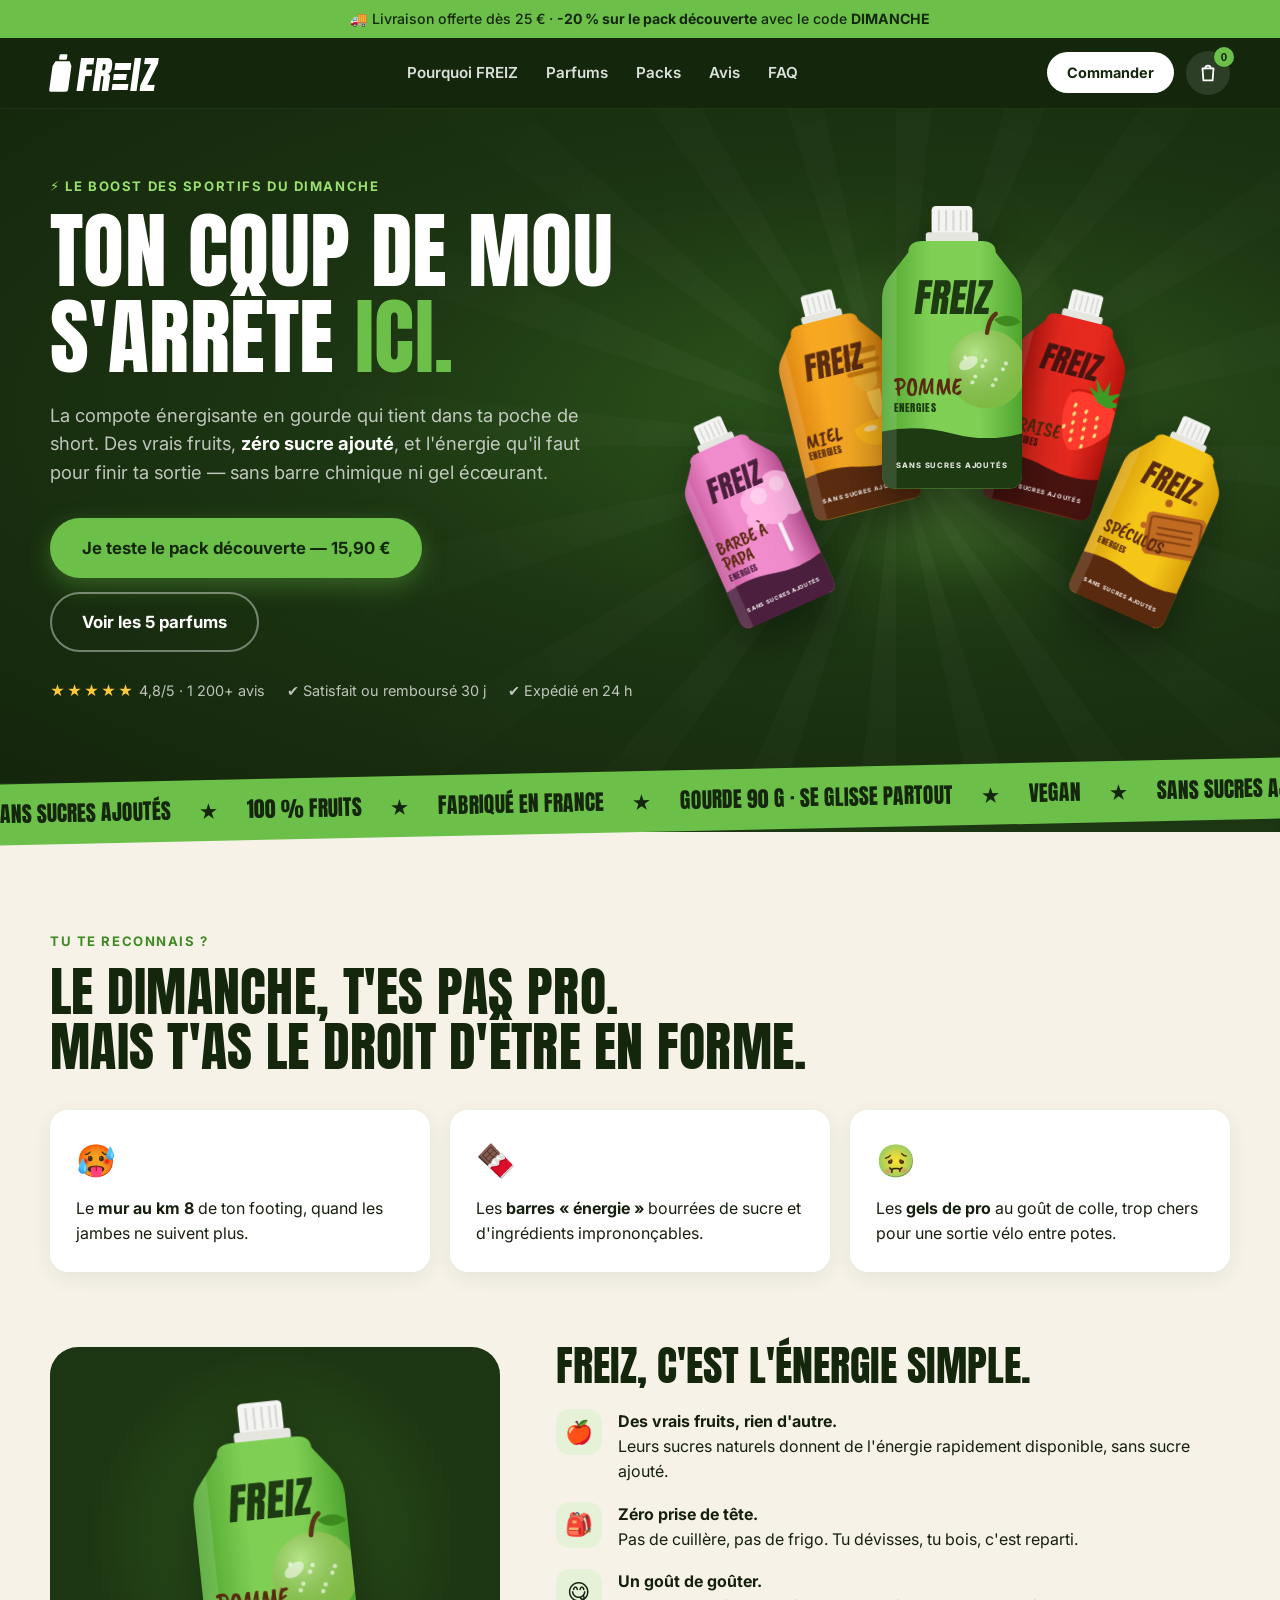
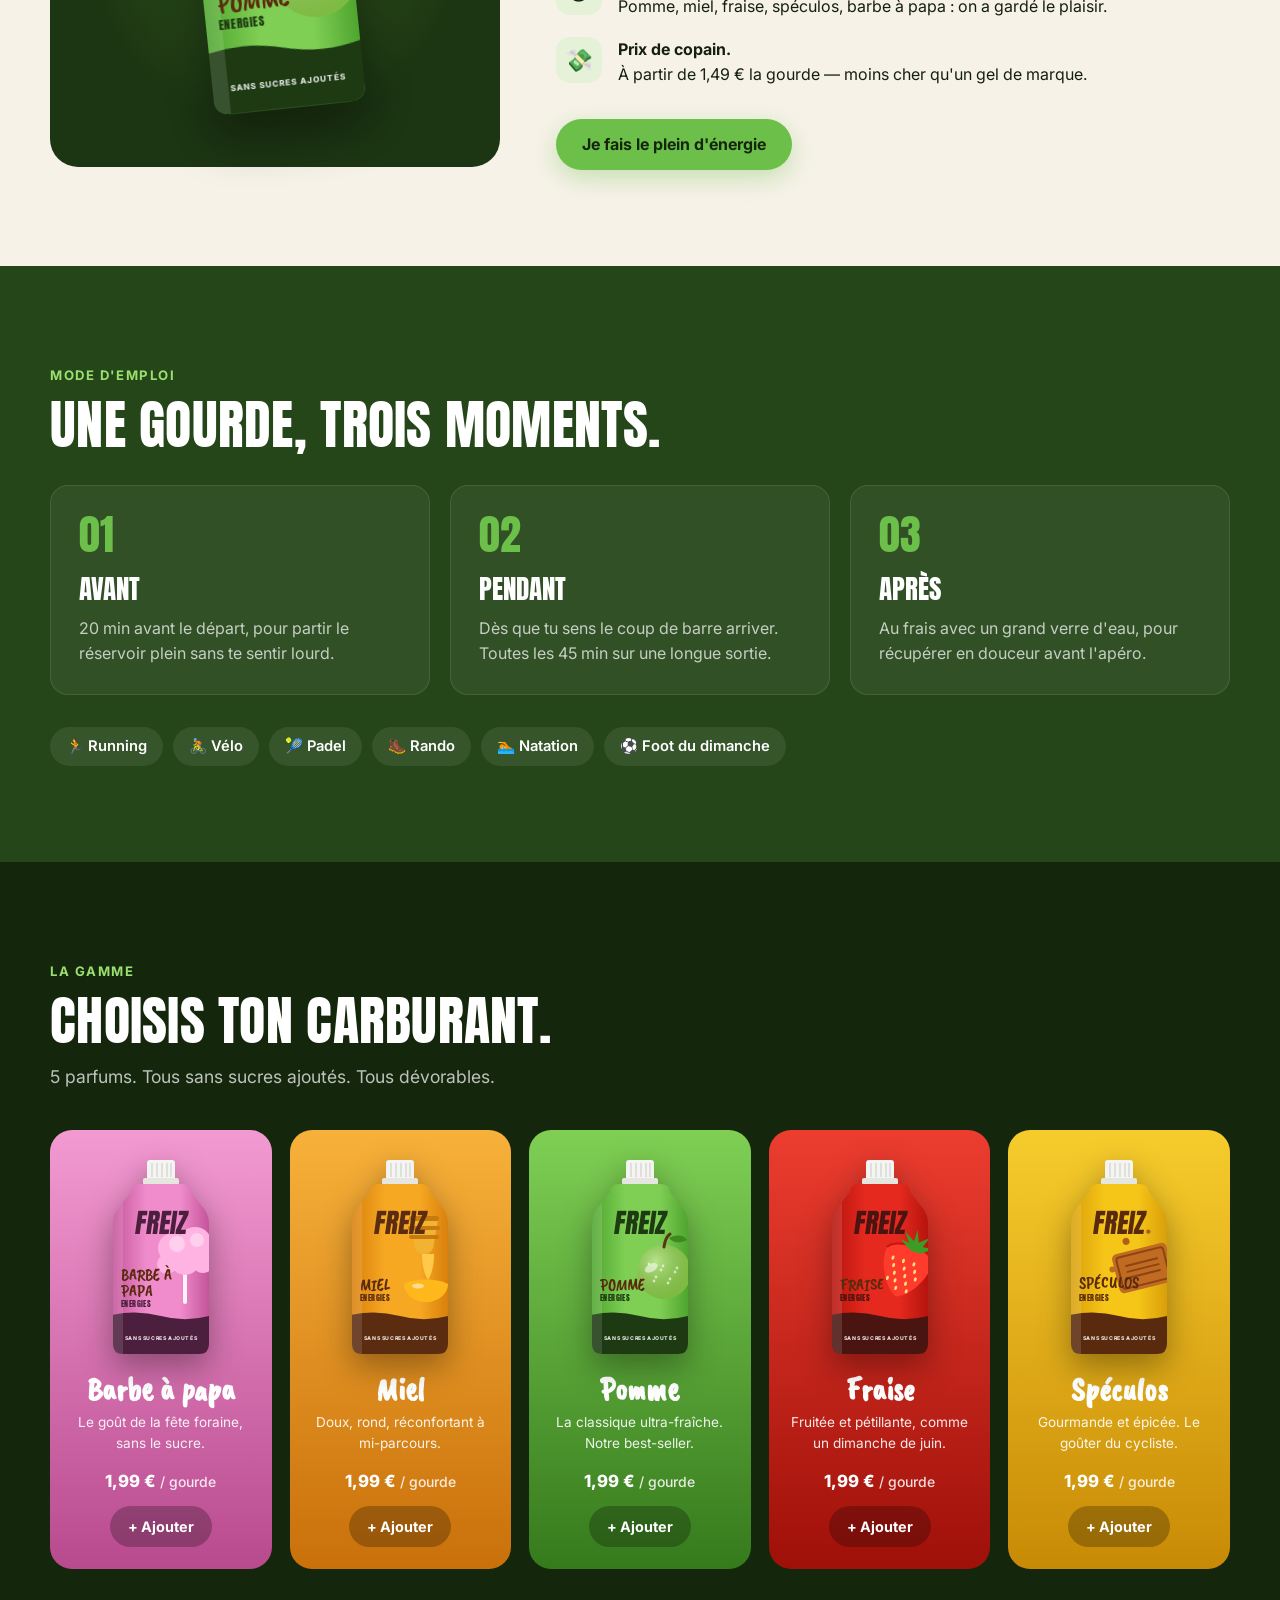
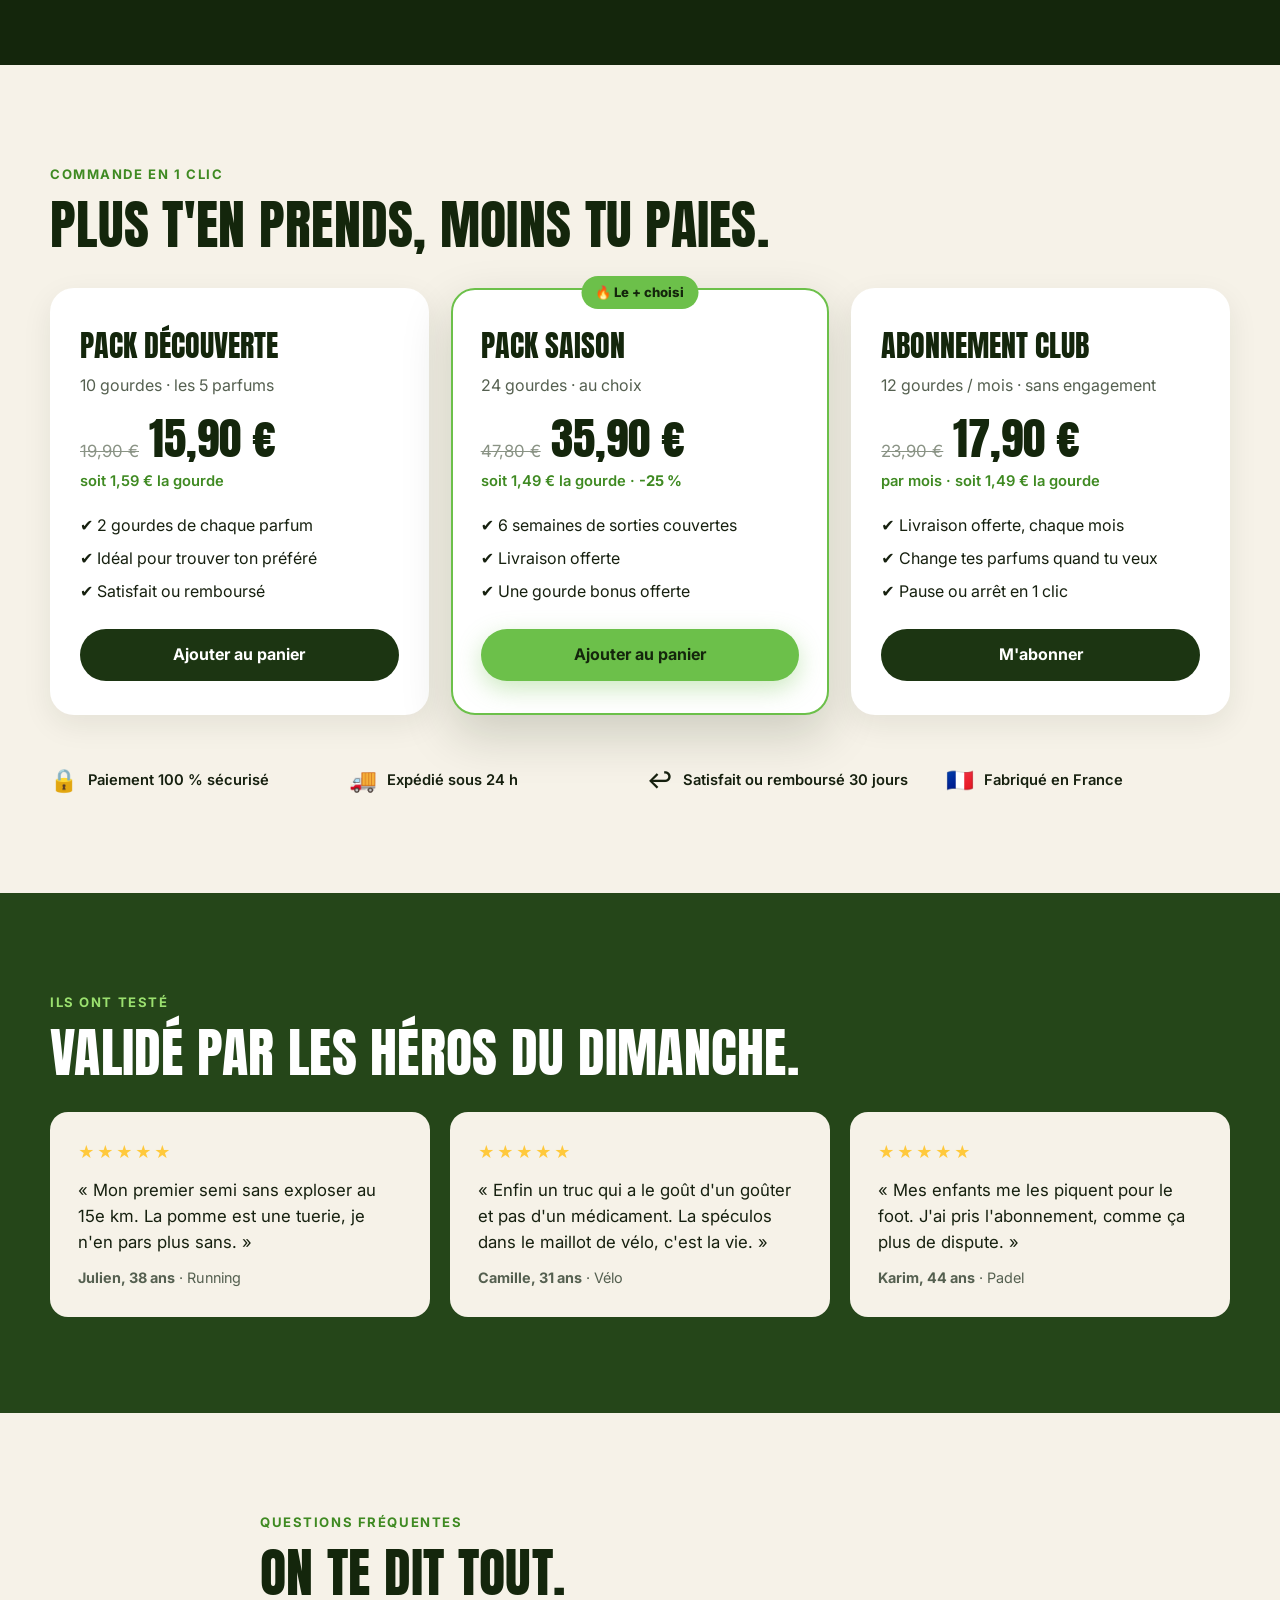
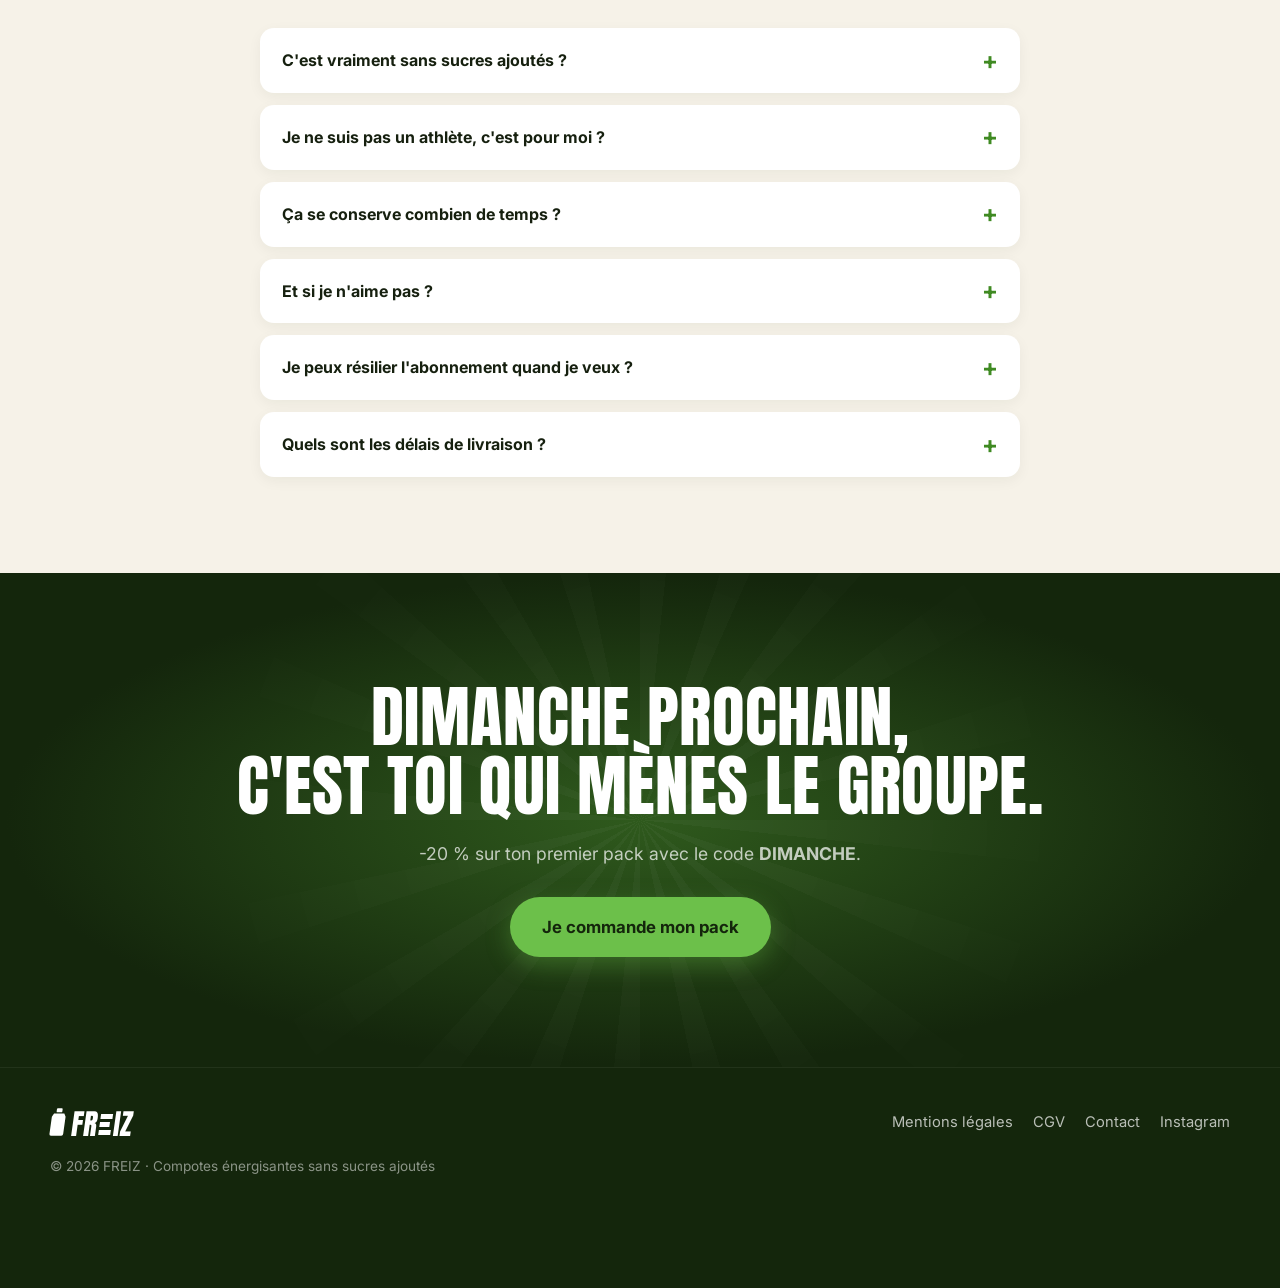
<file: index.html>
<!doctype html>
<html lang="fr">
<head>
  <meta charset="utf-8">
  <meta name="viewport" content="width=device-width, initial-scale=1">
  <title>FREIZ — Compotes énergisantes sans sucres ajoutés</title>
  <meta name="description" content="FREIZ, la compote énergisante en gourde pour ton sport du week-end. Sans sucres ajoutés, 5 parfums, prête en 3 secondes. Pack découverte -20 %.">
  <meta name="theme-color" content="#1c3512">
  <link rel="preconnect" href="https://fonts.googleapis.com">
  <link rel="preconnect" href="https://fonts.gstatic.com" crossorigin>
  <link href="https://fonts.googleapis.com/css2?family=Anton&family=Caveat+Brush&family=Inter:wght@400;500;600;700;800&display=swap" rel="stylesheet">
  <link rel="stylesheet" href="styles.css">
</head>
<body>

  <!-- Bandeau promo -->
  <div class="promo-bar">
    🚚 Livraison offerte dès 25 € · <strong>-20 % sur le pack découverte</strong> avec le code <strong>DIMANCHE</strong>
  </div>

  <!-- Header -->
  <header class="header" id="top">
    <div class="container header__inner">
      <a href="#top" class="logo" aria-label="FREIZ — accueil">
        <svg class="logo__bottle" viewBox="0 0 28 48" aria-hidden="true"><rect x="9" y="0" width="10" height="7" rx="1.5"/><path d="M5 9h18l3 6v30a3 3 0 0 1-3 3H5a3 3 0 0 1-3-3V15z"/></svg>
        <span class="logo__word">FR<span class="logo__e" aria-hidden="true"><i></i><i></i><i></i></span><span class="sr-only">E</span>IZ</span>
      </a>
      <nav class="nav" aria-label="Navigation principale">
        <a href="#pourquoi">Pourquoi FREIZ</a>
        <a href="#parfums">Parfums</a>
        <a href="#packs">Packs</a>
        <a href="#avis">Avis</a>
        <a href="#faq">FAQ</a>
      </nav>
      <div class="header__actions">
        <a href="#packs" class="btn btn--small btn--light hide-sm">Commander</a>
        <button class="cart-btn" id="cartOpen" aria-label="Ouvrir le panier">
          <svg viewBox="0 0 24 24" width="22" height="22" fill="none" stroke="currentColor" stroke-width="2" stroke-linecap="round" stroke-linejoin="round"><path d="M6 7h12l-1 13H7L6 7z"/><path d="M9 7a3 3 0 0 1 6 0"/></svg>
          <span class="cart-btn__count" id="cartCount">0</span>
        </button>
      </div>
    </div>
  </header>

  <main>
    <!-- HERO -->
    <section class="hero">
      <div class="hero__rays" aria-hidden="true"></div>
      <div class="container hero__inner">
        <div class="hero__copy">
          <p class="eyebrow">⚡ Le boost des sportifs du dimanche</p>
          <h1 class="hero__title">Ton coup de mou<br>s'arrête <span class="hl">ici.</span></h1>
          <p class="hero__lead">
            La compote énergisante en gourde qui tient dans ta poche de short.
            Des vrais fruits, <strong>zéro sucre ajouté</strong>, et l'énergie qu'il faut pour finir ta sortie
            — sans barre chimique ni gel écœurant.
          </p>
          <div class="hero__ctas">
            <a href="#packs" class="btn btn--primary btn--lg">Je teste le pack découverte — 15,90 €</a>
            <a href="#parfums" class="btn btn--ghost btn--lg">Voir les 5 parfums</a>
          </div>
          <ul class="hero__trust">
            <li><span class="stars">★★★★★</span> 4,8/5 · 1 200+ avis</li>
            <li>✔ Satisfait ou remboursé 30 j</li>
            <li>✔ Expédié en 24 h</li>
          </ul>
        </div>
        <div class="hero__visual" aria-hidden="true">
          <div class="hero__halo"></div>
          <div class="pouch-fan" id="heroFan"></div>
        </div>
      </div>
    </section>

    <!-- Bande arguments -->
    <section class="ticker" aria-label="Points forts">
      <div class="ticker__track">
        <span>Sans sucres ajoutés</span><span>★</span>
        <span>100 % fruits</span><span>★</span>
        <span>Fabriqué en France</span><span>★</span>
        <span>Gourde 90 g · se glisse partout</span><span>★</span>
        <span>Vegan</span><span>★</span>
        <span>Sans sucres ajoutés</span><span>★</span>
        <span>100 % fruits</span><span>★</span>
        <span>Fabriqué en France</span><span>★</span>
        <span>Gourde 90 g · se glisse partout</span><span>★</span>
        <span>Vegan</span><span>★</span>
      </div>
    </section>

    <!-- PROBLÈME / SOLUTION -->
    <section class="section section--cream" id="pourquoi">
      <div class="container">
        <p class="eyebrow eyebrow--dark">Tu te reconnais ?</p>
        <h2 class="section__title section__title--dark">Le dimanche, t'es pas pro.<br>Mais t'as le droit d'être en forme.</h2>
        <div class="pain-grid">
          <div class="pain">
            <span class="pain__emoji">🥵</span>
            <p>Le <strong>mur au km 8</strong> de ton footing, quand les jambes ne suivent plus.</p>
          </div>
          <div class="pain">
            <span class="pain__emoji">🍫</span>
            <p>Les <strong>barres « énergie »</strong> bourrées de sucre et d'ingrédients imprononçables.</p>
          </div>
          <div class="pain">
            <span class="pain__emoji">🤢</span>
            <p>Les <strong>gels de pro</strong> au goût de colle, trop chers pour une sortie vélo entre potes.</p>
          </div>
        </div>

        <div class="solution">
          <div class="solution__visual" id="solutionPouch" aria-hidden="true"></div>
          <div class="solution__copy">
            <h3 class="solution__title">FREIZ, c'est l'énergie simple.</h3>
            <ul class="benefits">
              <li>
                <span class="benefits__icon">🍎</span>
                <div><strong>Des vrais fruits, rien d'autre.</strong><br>Leurs sucres naturels donnent de l'énergie rapidement disponible, sans sucre ajouté.</div>
              </li>
              <li>
                <span class="benefits__icon">🎒</span>
                <div><strong>Zéro prise de tête.</strong><br>Pas de cuillère, pas de frigo. Tu dévisses, tu bois, c'est reparti.</div>
              </li>
              <li>
                <span class="benefits__icon">😋</span>
                <div><strong>Un goût de goûter.</strong><br>Pomme, miel, fraise, spéculos, barbe à papa : on a gardé le plaisir.</div>
              </li>
              <li>
                <span class="benefits__icon">💸</span>
                <div><strong>Prix de copain.</strong><br>À partir de 1,49 € la gourde — moins cher qu'un gel de marque.</div>
              </li>
            </ul>
            <a href="#packs" class="btn btn--primary">Je fais le plein d'énergie</a>
          </div>
        </div>
      </div>
    </section>

    <!-- MODE D'EMPLOI -->
    <section class="section section--green">
      <div class="container">
        <p class="eyebrow">Mode d'emploi</p>
        <h2 class="section__title">Une gourde, trois moments.</h2>
        <div class="steps">
          <div class="step">
            <span class="step__num">01</span>
            <h3>Avant</h3>
            <p>20 min avant le départ, pour partir le réservoir plein sans te sentir lourd.</p>
          </div>
          <div class="step">
            <span class="step__num">02</span>
            <h3>Pendant</h3>
            <p>Dès que tu sens le coup de barre arriver. Toutes les 45 min sur une longue sortie.</p>
          </div>
          <div class="step">
            <span class="step__num">03</span>
            <h3>Après</h3>
            <p>Au frais avec un grand verre d'eau, pour récupérer en douceur avant l'apéro.</p>
          </div>
        </div>
        <div class="sports">
          <span>🏃 Running</span><span>🚴 Vélo</span><span>🎾 Padel</span><span>🥾 Rando</span><span>🏊 Natation</span><span>⚽ Foot du dimanche</span>
        </div>
      </div>
    </section>

    <!-- PARFUMS -->
    <section class="section section--dark" id="parfums">
      <div class="container">
        <p class="eyebrow">La gamme</p>
        <h2 class="section__title">Choisis ton carburant.</h2>
        <p class="section__lead">5 parfums. Tous sans sucres ajoutés. Tous dévorables.</p>
        <div class="flavors" id="flavors"></div>
      </div>
    </section>

    <!-- PACKS -->
    <section class="section section--cream" id="packs">
      <div class="container">
        <p class="eyebrow eyebrow--dark">Commande en 1 clic</p>
        <h2 class="section__title section__title--dark">Plus t'en prends, moins tu paies.</h2>
        <div class="packs">
          <article class="pack">
            <h3 class="pack__name">Pack Découverte</h3>
            <p class="pack__desc">10 gourdes · les 5 parfums</p>
            <div class="pack__price"><span class="pack__old">19,90 €</span> <span class="pack__now">15,90 €</span></div>
            <p class="pack__unit">soit 1,59 € la gourde</p>
            <ul class="pack__list">
              <li>✔ 2 gourdes de chaque parfum</li>
              <li>✔ Idéal pour trouver ton préféré</li>
              <li>✔ Satisfait ou remboursé</li>
            </ul>
            <button class="btn btn--dark btn--block" data-add="pack-decouverte">Ajouter au panier</button>
          </article>

          <article class="pack pack--featured">
            <span class="pack__badge">🔥 Le + choisi</span>
            <h3 class="pack__name">Pack Saison</h3>
            <p class="pack__desc">24 gourdes · au choix</p>
            <div class="pack__price"><span class="pack__old">47,80 €</span> <span class="pack__now">35,90 €</span></div>
            <p class="pack__unit">soit 1,49 € la gourde · <strong>-25 %</strong></p>
            <ul class="pack__list">
              <li>✔ 6 semaines de sorties couvertes</li>
              <li>✔ Livraison offerte</li>
              <li>✔ Une gourde bonus offerte</li>
            </ul>
            <button class="btn btn--primary btn--block" data-add="pack-saison">Ajouter au panier</button>
          </article>

          <article class="pack">
            <h3 class="pack__name">Abonnement Club</h3>
            <p class="pack__desc">12 gourdes / mois · sans engagement</p>
            <div class="pack__price"><span class="pack__old">23,90 €</span> <span class="pack__now">17,90 €</span></div>
            <p class="pack__unit">par mois · soit 1,49 € la gourde</p>
            <ul class="pack__list">
              <li>✔ Livraison offerte, chaque mois</li>
              <li>✔ Change tes parfums quand tu veux</li>
              <li>✔ Pause ou arrêt en 1 clic</li>
            </ul>
            <button class="btn btn--dark btn--block" data-add="abonnement-club">M'abonner</button>
          </article>
        </div>
        <ul class="reassurance">
          <li><span>🔒</span>Paiement 100 % sécurisé</li>
          <li><span>🚚</span>Expédié sous 24 h</li>
          <li><span>↩️</span>Satisfait ou remboursé 30 jours</li>
          <li><span>🇫🇷</span>Fabriqué en France</li>
        </ul>
      </div>
    </section>

    <!-- AVIS — À REMPLACER par de vrais avis clients avant la mise en ligne -->
    <section class="section section--green" id="avis">
      <div class="container">
        <p class="eyebrow">Ils ont testé</p>
        <h2 class="section__title">Validé par les héros du dimanche.</h2>
        <div class="reviews">
          <figure class="review">
            <div class="stars">★★★★★</div>
            <blockquote>« Mon premier semi sans exploser au 15e km. La pomme est une tuerie, je n'en pars plus sans. »</blockquote>
            <figcaption><strong>Julien, 38 ans</strong> · Running</figcaption>
          </figure>
          <figure class="review">
            <div class="stars">★★★★★</div>
            <blockquote>« Enfin un truc qui a le goût d'un goûter et pas d'un médicament. La spéculos dans le maillot de vélo, c'est la vie. »</blockquote>
            <figcaption><strong>Camille, 31 ans</strong> · Vélo</figcaption>
          </figure>
          <figure class="review">
            <div class="stars">★★★★★</div>
            <blockquote>« Mes enfants me les piquent pour le foot. J'ai pris l'abonnement, comme ça plus de dispute. »</blockquote>
            <figcaption><strong>Karim, 44 ans</strong> · Padel</figcaption>
          </figure>
        </div>
      </div>
    </section>

    <!-- FAQ -->
    <section class="section section--cream" id="faq">
      <div class="container container--narrow">
        <p class="eyebrow eyebrow--dark">Questions fréquentes</p>
        <h2 class="section__title section__title--dark">On te dit tout.</h2>
        <div class="faq">
          <details>
            <summary>C'est vraiment sans sucres ajoutés ?</summary>
            <p>Oui. Le seul sucre présent est celui naturellement contenu dans les fruits. Aucun sucre, sirop ou édulcorant n'est ajouté.</p>
          </details>
          <details>
            <summary>Je ne suis pas un athlète, c'est pour moi ?</summary>
            <p>C'est justement pour toi. FREIZ est pensé pour le footing du dimanche, la balade à vélo, le padel entre potes ou la rando en famille. Pas besoin d'un dossard pour avoir besoin d'énergie.</p>
          </details>
          <details>
            <summary>Ça se conserve combien de temps ?</summary>
            <p>Plusieurs mois à température ambiante, sans frigo. Une fois ouverte, on la boit dans la journée (pas compliqué, elle est bonne).</p>
          </details>
          <details>
            <summary>Et si je n'aime pas ?</summary>
            <p>On te rembourse. Tu as 30 jours pour nous écrire, sans justification.</p>
          </details>
          <details>
            <summary>Je peux résilier l'abonnement quand je veux ?</summary>
            <p>Oui, sans engagement. Tu mets en pause, changes tes parfums ou arrêtes en un clic depuis ton espace client.</p>
          </details>
          <details>
            <summary>Quels sont les délais de livraison ?</summary>
            <p>Commande expédiée sous 24 h ouvrées, livrée en 2 à 3 jours en France métropolitaine. Livraison offerte dès 25 €.</p>
          </details>
        </div>
      </div>
    </section>

    <!-- CTA FINAL -->
    <section class="final-cta">
      <div class="hero__rays" aria-hidden="true"></div>
      <div class="container final-cta__inner">
        <h2 class="final-cta__title">Dimanche prochain,<br>c'est toi qui mènes le groupe.</h2>
        <p>-20 % sur ton premier pack avec le code <strong>DIMANCHE</strong>.</p>
        <a href="#packs" class="btn btn--primary btn--lg">Je commande mon pack</a>
      </div>
    </section>
  </main>

  <footer class="footer">
    <div class="container footer__inner">
      <a href="#top" class="logo logo--small" aria-label="FREIZ">
        <svg class="logo__bottle" viewBox="0 0 28 48" aria-hidden="true"><rect x="9" y="0" width="10" height="7" rx="1.5"/><path d="M5 9h18l3 6v30a3 3 0 0 1-3 3H5a3 3 0 0 1-3-3V15z"/></svg>
        <span class="logo__word">FR<span class="logo__e" aria-hidden="true"><i></i><i></i><i></i></span><span class="sr-only">E</span>IZ</span>
      </a>
      <nav class="footer__links">
        <a href="#">Mentions légales</a>
        <a href="#">CGV</a>
        <a href="#">Contact</a>
        <a href="#">Instagram</a>
      </nav>
      <p class="footer__copy">© 2026 FREIZ · Compotes énergisantes sans sucres ajoutés</p>
    </div>
  </footer>

  <!-- CTA collant mobile -->
  <div class="sticky-cta" id="stickyCta">
    <div>
      <strong>Pack découverte</strong>
      <span><s>19,90 €</s> 15,90 €</span>
    </div>
    <button class="btn btn--primary" data-add="pack-decouverte">Ajouter</button>
  </div>

  <!-- Panier -->
  <div class="cart-overlay" id="cartOverlay" hidden></div>
  <aside class="cart" id="cart" aria-label="Panier" aria-hidden="true">
    <div class="cart__head">
      <h2>Ton panier</h2>
      <button class="cart__close" id="cartClose" aria-label="Fermer le panier">✕</button>
    </div>
    <div class="cart__shipping" id="cartShipping"></div>
    <ul class="cart__items" id="cartItems"></ul>
    <div class="cart__foot">
      <div class="cart__total"><span>Total</span><strong id="cartTotal">0,00 €</strong></div>
      <button class="btn btn--primary btn--block" id="checkout">Passer commande</button>
      <p class="cart__note">🔒 Paiement sécurisé · Satisfait ou remboursé 30 j</p>
    </div>
  </aside>

  <div class="toast" id="toast" role="status" aria-live="polite"></div>

  <script src="app.js"></script>
</body>
</html>
</file>
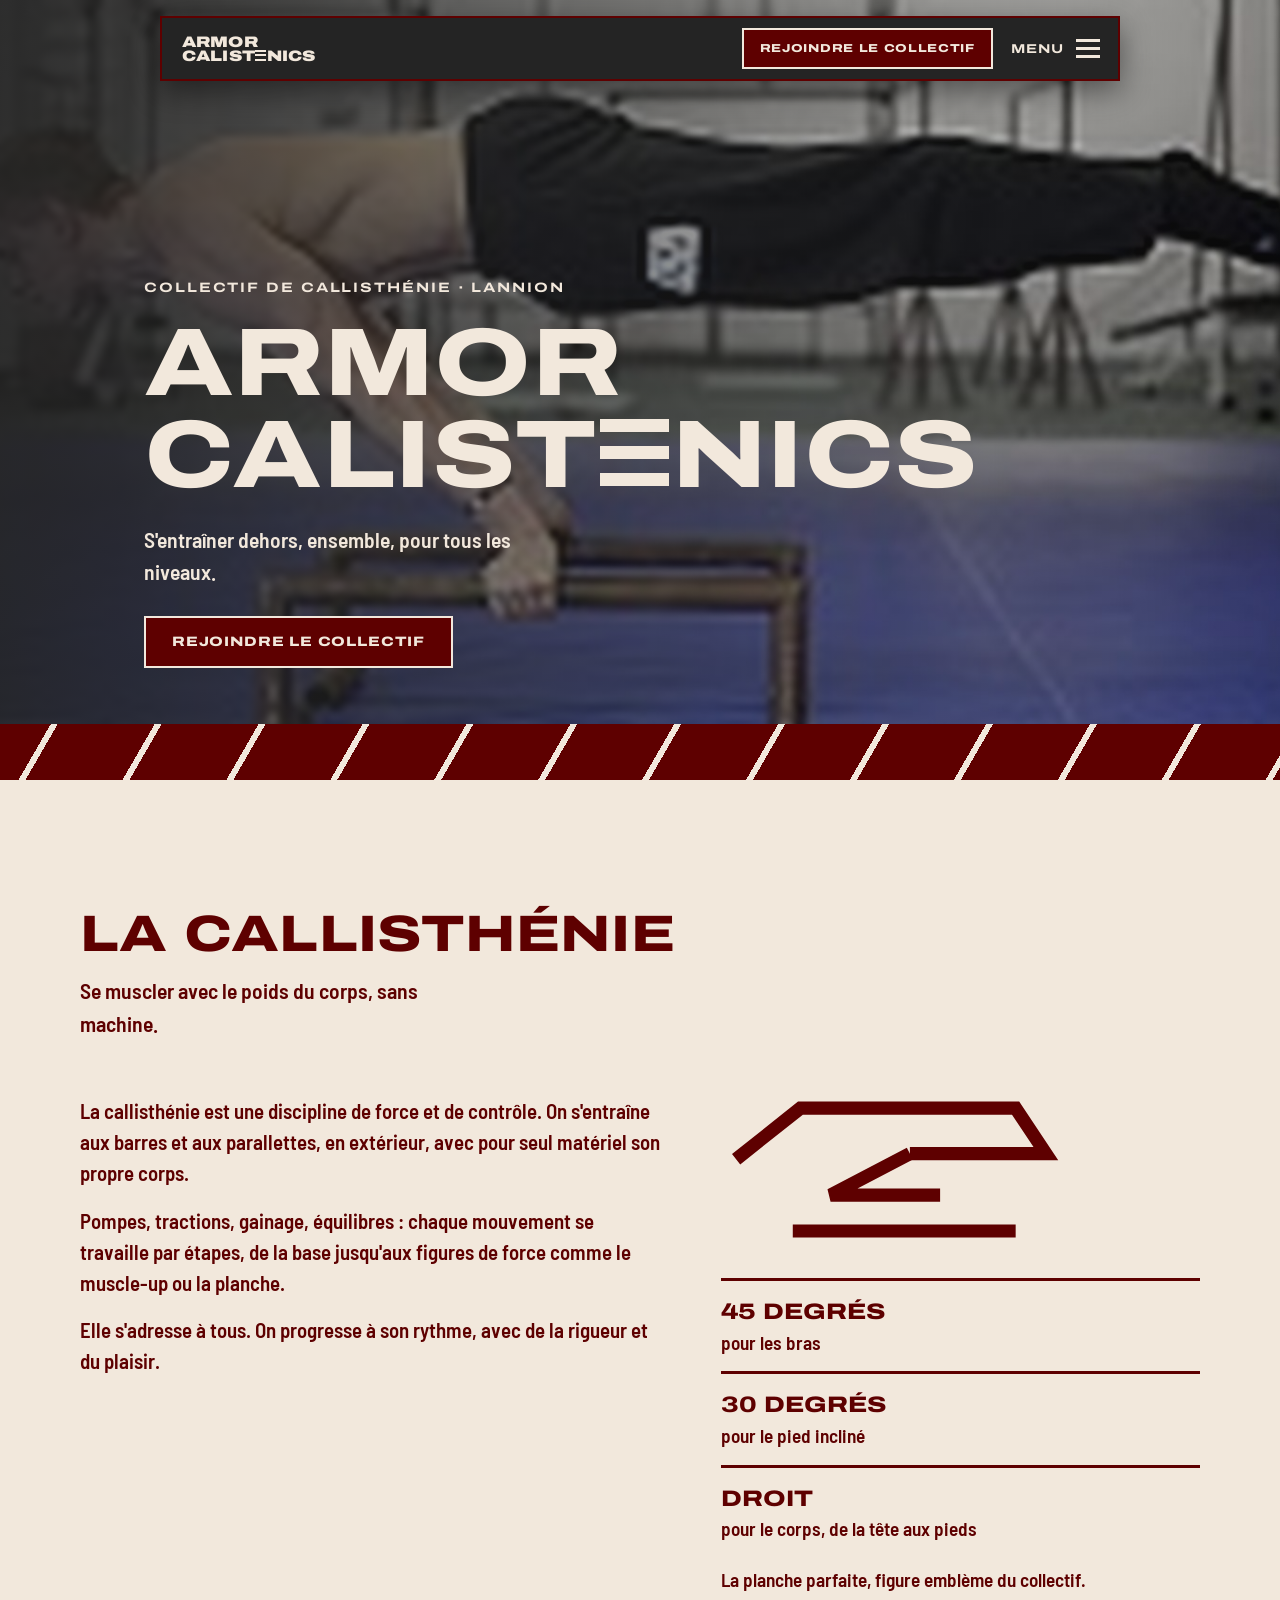
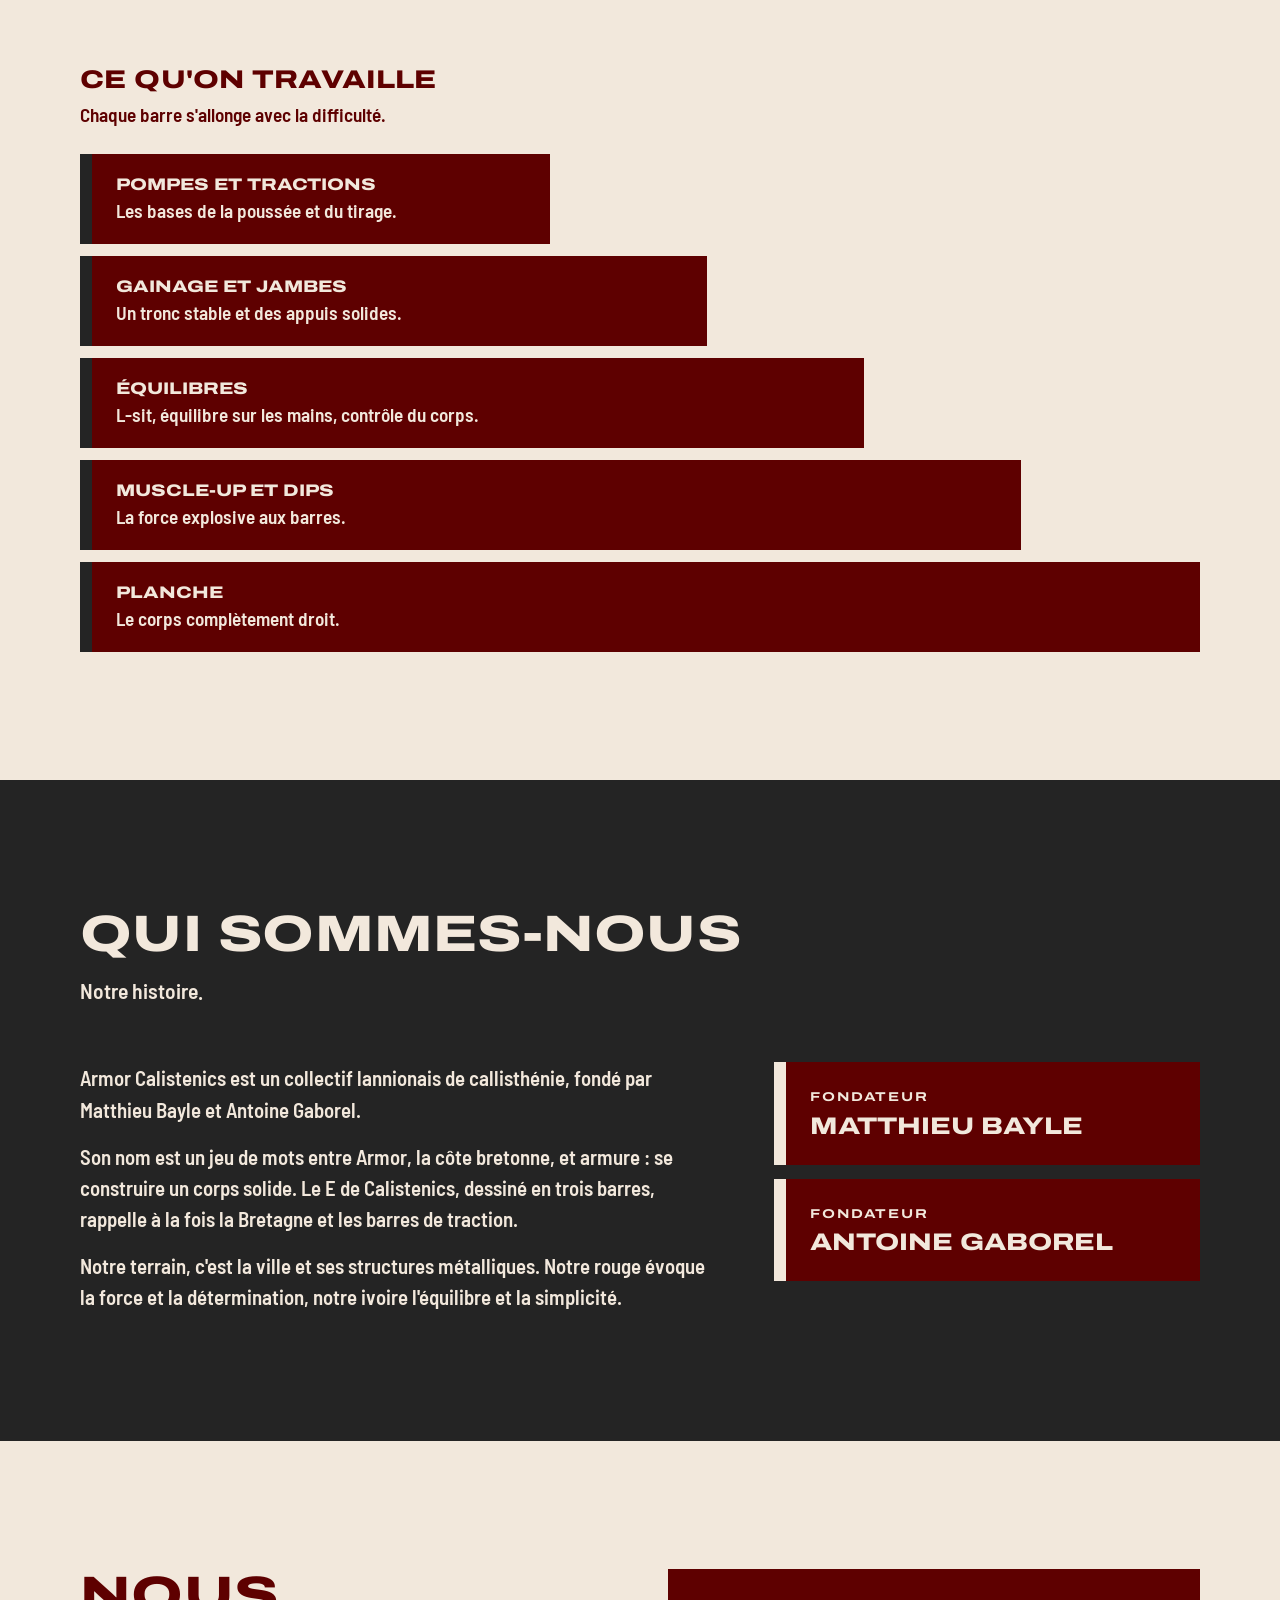
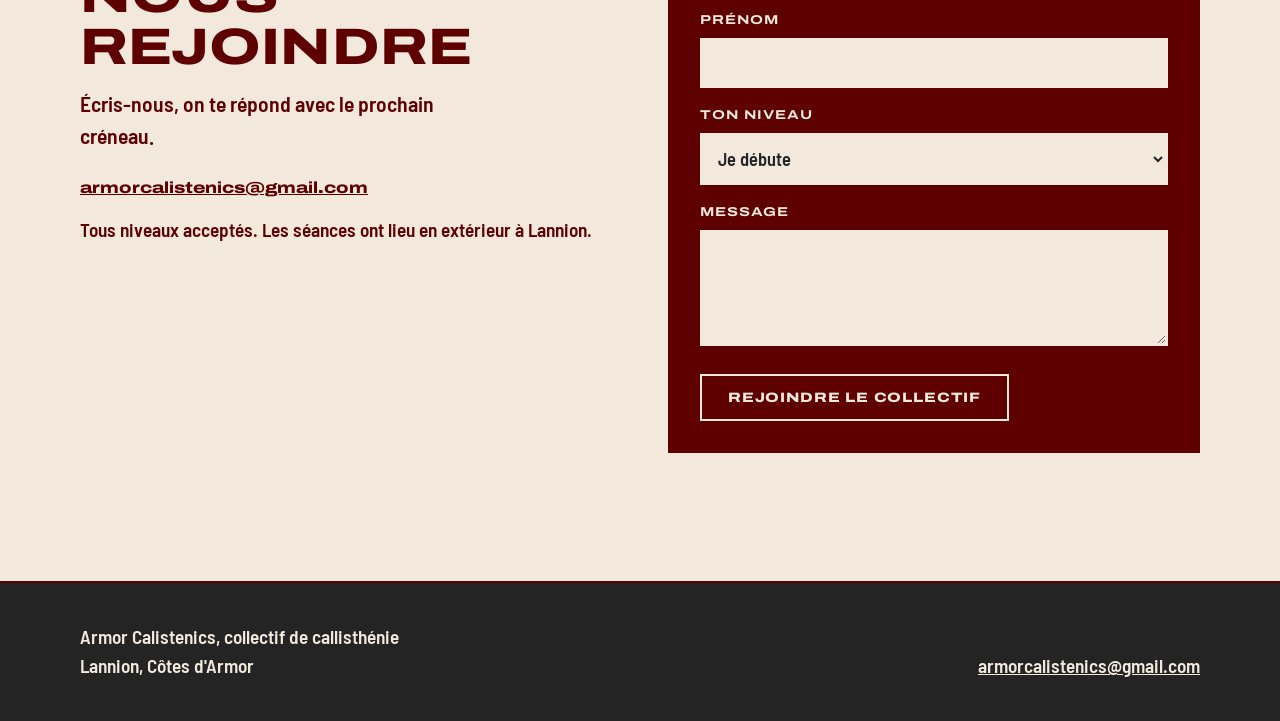
<file: armor-calistenics/index.html>
<!doctype html>
<html lang="fr">
<head>
  <meta charset="utf-8">
  <meta name="viewport" content="width=device-width, initial-scale=1">
  <title>Armor Calistenics · Collectif de callisthénie à Lannion</title>
  <meta name="description" content="Armor Calistenics, collectif de callisthénie en plein air à Lannion, en Côtes d'Armor. Fondé par Matthieu Bayle et Antoine Gaborel.">
  <meta name="theme-color" content="#242424">
  <link rel="preconnect" href="https://fonts.googleapis.com">
  <link rel="preconnect" href="https://fonts.gstatic.com" crossorigin>
  <link href="https://fonts.googleapis.com/css2?family=Archivo:wdth,wght@62..125,400..900&family=Barlow+Semi+Condensed:wght@500;600;700&display=swap" rel="stylesheet">
  <link rel="stylesheet" href="style.css">
</head>
<body>
  <a class="skip" href="#contenu">Aller au contenu</a>

  <!-- Barre de navigation flottante, centrée -->
  <header class="floatnav">
    <a class="logo" href="#accueil" aria-label="Armor Calistenics, accueil">
      <span>ARMOR</span>
      <span>CALIST<i class="e" aria-hidden="true"><b></b><b></b><b></b></i>NICS</span>
    </a>
    <div class="nav-actions">
      <a class="btn" href="#rejoindre">Rejoindre le collectif</a>
      <button class="burger" aria-expanded="false" aria-controls="menu"><span class="burger-label">Menu</span><span class="burger-icon" aria-hidden="true"><i></i><i></i><i></i></span></button>
    </div>
  </header>

  <nav id="menu" class="menu" aria-label="Navigation principale" hidden>
    <a href="#accueil">Accueil</a>
    <a href="#discipline">La callisthénie</a>
    <a href="#histoire">Qui sommes nous</a>
    <a href="#rejoindre">Nous rejoindre</a>
  </nav>

  <div class="page">
    <!-- HEADER : photo + nom -->
    <header id="accueil" class="hero">
      <div class="hero-photo" role="img" aria-label="Athlète en planche parfaite sur des parallettes"></div>
      <div class="hero-in">
        <p class="kicker">Collectif de callisthénie · Lannion</p>
        <h1 class="hero-name"><span>ARMOR</span><span>CALIST<i class="e" aria-hidden="true"><b></b><b></b><b></b></i>NICS</span></h1>
        <p class="lead">S'entraîner dehors, ensemble, pour tous les niveaux.</p>
        <a class="btn" href="#rejoindre">Rejoindre le collectif</a>
      </div>
      <div class="slashes" aria-hidden="true"></div>
    </header>

    <main id="contenu">

      <!-- SECTION 1 : LA DISCIPLINE -->
      <section id="discipline" class="light">
        <div class="wrap">
          <header class="section-head">
            <h2>La callisthénie</h2>
            <p class="sub">Se muscler avec le poids du corps, sans machine.</p>
          </header>
          <div class="disc-grid">
            <div class="disc-text">
              <p>La callisthénie est une discipline de force et de contrôle. On s'entraîne aux barres et aux parallettes, en extérieur, avec pour seul matériel son propre corps.</p>
              <p>Pompes, tractions, gainage, équilibres : chaque mouvement se travaille par étapes, de la base jusqu'aux figures de force comme le muscle-up ou la planche.</p>
              <p>Elle s'adresse à tous. On progresse à son rythme, avec de la rigueur et du plaisir.</p>
            </div>
            <div class="disc-plank">
              <svg class="symbol" viewBox="0 0 180 80" aria-hidden="true" focusable="false">
                <path d="M8 34 L42 7 H156 L172 31 H100"/>
                <path d="M100 31 L58 53 H116"/>
                <path d="M38 72 H156"/>
              </svg>
              <ul class="angles">
                <li><strong>45 degrés</strong><span>pour les bras</span></li>
                <li><strong>30 degrés</strong><span>pour le pied incliné</span></li>
                <li><strong>Droit</strong><span>pour le corps, de la tête aux pieds</span></li>
              </ul>
              <p class="caption">La planche parfaite, figure emblème du collectif.</p>
            </div>
          </div>

          <h3 class="ladder-title">Ce qu'on travaille</h3>
          <p class="ladder-note">Chaque barre s'allonge avec la difficulté.</p>
          <ul class="ladder">
            <li style="--w:42%"><h4>Pompes et tractions</h4><p>Les bases de la poussée et du tirage.</p></li>
            <li style="--w:56%"><h4>Gainage et jambes</h4><p>Un tronc stable et des appuis solides.</p></li>
            <li style="--w:70%"><h4>Équilibres</h4><p>L-sit, équilibre sur les mains, contrôle du corps.</p></li>
            <li style="--w:84%"><h4>Muscle-up et dips</h4><p>La force explosive aux barres.</p></li>
            <li style="--w:100%"><h4>Planche</h4><p>Le corps complètement droit.</p></li>
          </ul>
        </div>
      </section>

      <!-- SECTION 2 : QUI SOMMES-NOUS -->
      <section id="histoire" class="dark">
        <div class="wrap">
          <header class="section-head">
            <h2>Qui sommes-nous</h2>
            <p class="sub">Notre histoire.</p>
          </header>
          <div class="story-grid">
            <div class="story-text">
              <p>Armor Calistenics est un collectif lannionais de callisthénie, fondé par Matthieu Bayle et Antoine Gaborel.</p>
              <p>Son nom est un jeu de mots entre Armor, la côte bretonne, et armure : se construire un corps solide. Le E de Calistenics, dessiné en trois barres, rappelle à la fois la Bretagne et les barres de traction.</p>
              <p>Notre terrain, c'est la ville et ses structures métalliques. Notre rouge évoque la force et la détermination, notre ivoire l'équilibre et la simplicité.</p>
            </div>
            <ul class="founders">
              <li><span class="role">Fondateur</span><strong>Matthieu Bayle</strong></li>
              <li><span class="role">Fondateur</span><strong>Antoine Gaborel</strong></li>
            </ul>
          </div>
        </div>
      </section>

      <!-- SECTION 3 : NOUS REJOINDRE -->
      <section id="rejoindre" class="light">
        <div class="wrap join-grid">
          <header class="section-head">
            <h2>Nous rejoindre</h2>
            <p class="sub">Écris-nous, on te répond avec le prochain créneau.</p>
            <p class="mail"><a href="mailto:armorcalistenics@gmail.com">armorcalistenics@gmail.com</a></p>
            <p class="note">Tous niveaux acceptés. Les séances ont lieu en extérieur à Lannion.</p>
          </header>
          <form class="form" id="form" novalidate>
            <label for="nom">Prénom</label>
            <input id="nom" name="nom" type="text" autocomplete="given-name" required>
            <label for="niveau">Ton niveau</label>
            <select id="niveau" name="niveau">
              <option>Je débute</option>
              <option>Je m'entraîne déjà</option>
              <option>Je suis confirmé</option>
            </select>
            <label for="msg">Message</label>
            <textarea id="msg" name="msg" rows="4" required></textarea>
            <p class="error" id="err" role="alert" hidden>Merci de renseigner ton prénom et un message.</p>
            <button class="btn" type="submit">Rejoindre le collectif</button>
          </form>
        </div>
      </section>
    </main>

    <footer class="site-footer">
      <div class="wrap foot-in">
        <p>Armor Calistenics, collectif de callisthénie<br>Lannion, Côtes d'Armor</p>
        <a href="mailto:armorcalistenics@gmail.com">armorcalistenics@gmail.com</a>
      </div>
    </footer>
  </div>

  <script src="script.js"></script>
</body>
</html>
</file>
<file: styles.css>
:root {
  --green-900: #14260c;
  --green-800: #1c3512;
  --green-700: #254619;
  --apple: #6cc04a;
  --apple-light: #9be06f;
  --cream: #f6f2e8;
  --ink: #16200f;
  --white: #ffffff;
  --muted: rgba(255, 255, 255, 0.72);
  --brown: #5b2c10;
  --radius: 18px;
  --shadow: 0 18px 40px rgba(0, 0, 0, 0.25);
  --font-display: "Anton", "Impact", "Arial Narrow Bold", sans-serif;
  --font-hand: "Caveat Brush", "Comic Sans MS", cursive;
  --font-body: "Inter", system-ui, -apple-system, "Segoe UI", sans-serif;
}

* { box-sizing: border-box; }
html { scroll-behavior: smooth; overflow-x: clip; }
body {
  margin: 0;
  font-family: var(--font-body);
  color: var(--white);
  background: var(--green-800);
  line-height: 1.55;
  -webkit-font-smoothing: antialiased;
  overflow-x: hidden;
}
img, svg { display: block; max-width: 100%; }
a { color: inherit; }
.sr-only { position: absolute; width: 1px; height: 1px; overflow: hidden; clip: rect(0 0 0 0); white-space: nowrap; }

.container { width: min(1180px, 100% - 32px); margin-inline: auto; }
.container--narrow { width: min(760px, 100% - 32px); }

/* ---------- Promo bar ---------- */
.promo-bar {
  background: var(--apple);
  color: var(--green-900);
  text-align: center;
  font-size: 0.88rem;
  padding: 8px 16px;
  font-weight: 500;
}

/* ---------- Logo ---------- */
.logo {
  display: inline-flex;
  align-items: flex-end;
  gap: 6px;
  text-decoration: none;
  color: var(--white);
  transform: skewX(-8deg);
}
.logo__bottle { width: 22px; height: 38px; fill: currentColor; }
.logo__word {
  font-family: var(--font-display);
  font-size: 2.4rem;
  line-height: 0.85;
  letter-spacing: 0.01em;
  display: inline-flex;
  align-items: stretch;
}
.logo__e {
  display: inline-flex;
  flex-direction: column;
  justify-content: space-between;
  width: 0.42em;
  margin: 0.1em 0.05em 0.04em;
}
.logo__e i { display: block; height: 0.17em; background: currentColor; }
.logo__e i:nth-child(2) { width: 85%; }
.logo--small .logo__word { font-size: 1.8rem; }
.logo--small .logo__bottle { width: 16px; height: 28px; }

/* ---------- Header ---------- */
.header {
  position: sticky;
  top: 0;
  z-index: 50;
  background: rgba(20, 38, 12, 0.88);
  backdrop-filter: blur(10px);
  -webkit-backdrop-filter: blur(10px);
  border-bottom: 1px solid rgba(255, 255, 255, 0.06);
}
.header__inner { display: flex; align-items: center; justify-content: space-between; height: 70px; gap: 16px; }
.nav { display: flex; gap: 28px; }
.nav a { text-decoration: none; font-weight: 600; font-size: 0.95rem; opacity: 0.85; transition: opacity .2s; }
.nav a:hover { opacity: 1; color: var(--apple-light); }
.header__actions { display: flex; align-items: center; gap: 12px; }
.cart-btn {
  position: relative;
  background: rgba(255, 255, 255, 0.1);
  border: 0;
  color: var(--white);
  width: 44px; height: 44px;
  border-radius: 50%;
  display: grid; place-items: center;
  cursor: pointer;
}
.cart-btn__count {
  position: absolute; top: -4px; right: -4px;
  background: var(--apple);
  color: var(--green-900);
  font-size: 0.72rem; font-weight: 800;
  min-width: 20px; height: 20px;
  border-radius: 10px;
  display: grid; place-items: center;
  padding: 0 5px;
}
.cart-btn__count.bump { animation: bump .4s ease; }
@keyframes bump { 50% { transform: scale(1.4); } }

/* ---------- Buttons ---------- */
.btn {
  --bg: var(--apple);
  display: inline-flex; align-items: center; justify-content: center;
  gap: 8px;
  padding: 14px 24px;
  border-radius: 999px;
  border: 2px solid transparent;
  font: 700 1rem/1.2 var(--font-body);
  text-decoration: none;
  cursor: pointer;
  transition: transform .15s ease, box-shadow .2s ease, background .2s;
  text-align: center;
}
.btn:hover { transform: translateY(-2px); }
.btn:active { transform: translateY(0); }
.btn--primary { background: var(--apple); color: var(--green-900); box-shadow: 0 8px 24px rgba(108, 192, 74, 0.35); }
.btn--primary:hover { background: var(--apple-light); box-shadow: 0 12px 30px rgba(108, 192, 74, 0.5); }
.btn--ghost { background: transparent; color: var(--white); border-color: rgba(255, 255, 255, 0.4); }
.btn--ghost:hover { border-color: var(--white); }
.btn--light { background: var(--white); color: var(--green-900); }
.btn--dark { background: var(--green-800); color: var(--white); }
.btn--dark:hover { background: var(--green-700); }
.btn--lg { padding: 18px 30px; font-size: 1.05rem; }
.btn--small { padding: 10px 18px; font-size: 0.9rem; }
.btn--block { width: 100%; }

/* ---------- Typo ---------- */
.eyebrow {
  display: inline-block;
  font-weight: 700;
  font-size: 0.82rem;
  text-transform: uppercase;
  letter-spacing: 0.12em;
  color: var(--apple-light);
  margin: 0 0 12px;
}
.eyebrow--dark { color: #3f8a22; }
.section__title, .hero__title, .final-cta__title {
  font-family: var(--font-display);
  font-weight: 400;
  text-transform: uppercase;
  line-height: 1.02;
  letter-spacing: 0.005em;
  margin: 0 0 20px;
}
.section__title { font-size: clamp(2rem, 4.6vw, 3.4rem); }
.section__title--dark { color: var(--green-900); }
.section__lead { font-size: 1.1rem; color: var(--muted); margin: -6px 0 40px; }

/* ---------- Hero ---------- */
.hero {
  position: relative;
  overflow: hidden;
  background: radial-gradient(ellipse at 70% 45%, #2f5a1d 0%, var(--green-800) 45%, var(--green-900) 100%);
  padding: 64px 0 80px;
}
.hero__rays {
  position: absolute; inset: 0;
  background: repeating-conic-gradient(from 0deg at 70% 50%, rgba(255,255,255,0.035) 0deg 6deg, transparent 6deg 18deg);
  pointer-events: none;
  mask-image: radial-gradient(circle at 70% 50%, #000 0%, transparent 70%);
  -webkit-mask-image: radial-gradient(circle at 70% 50%, #000 0%, transparent 70%);
}
.hero__inner { position: relative; display: grid; grid-template-columns: 1.05fr 1fr; gap: 40px; align-items: center; }
.hero__title { font-size: clamp(2.8rem, 6.6vw, 5.4rem); }
.hl { color: var(--apple); }
.hero__lead { font-size: 1.15rem; color: var(--muted); max-width: 540px; margin: 0 0 32px; }
.hero__lead strong { color: var(--white); }
.hero__ctas { display: flex; flex-wrap: wrap; gap: 14px; margin-bottom: 28px; }
.hero__trust { list-style: none; padding: 0; margin: 0; display: flex; flex-wrap: wrap; gap: 8px 22px; font-size: 0.9rem; color: var(--muted); }
.stars { color: #ffc93c; letter-spacing: 2px; }

.hero__visual { position: relative; min-height: 470px; }
.hero__halo {
  position: absolute; left: 50%; top: 45%;
  width: 360px; height: 360px;
  transform: translate(-50%, -50%);
  background: radial-gradient(circle, rgba(155, 224, 111, 0.45) 0%, rgba(108, 192, 74, 0) 70%);
  filter: blur(10px);
  animation: pulse 4s ease-in-out infinite;
}
@keyframes pulse { 50% { transform: translate(-50%, -50%) scale(1.12); opacity: .8; } }

.pouch-fan { position: absolute; inset: 0; }
.pouch-fan .pouch { position: absolute; width: 150px; filter: drop-shadow(0 18px 24px rgba(0,0,0,0.45)); transition: transform .3s; }
.pouch-fan .pouch:nth-child(1) { left: 2%;  top: 44%; width: 128px; transform: rotate(-24deg); }
.pouch-fan .pouch:nth-child(2) { left: 18%; top: 18%; width: 138px; transform: rotate(-14deg); }
.pouch-fan .pouch:nth-child(3) { left: 50%; top: 0;   width: 175px; transform: translateX(-50%); z-index: 2; animation: float 4.5s ease-in-out infinite; }
.pouch-fan .pouch:nth-child(4) { right: 18%; top: 18%; width: 138px; transform: rotate(14deg); }
.pouch-fan .pouch:nth-child(5) { right: 2%;  top: 44%; width: 128px; transform: rotate(24deg); }
@keyframes float { 50% { transform: translateX(-50%) translateY(-12px); } }

/* ---------- Ticker ---------- */
.ticker { background: var(--apple); color: var(--green-900); overflow: hidden; padding: 14px 0; transform: rotate(-1.2deg); margin: -12px -10px 0; position: relative; z-index: 3; }
.ticker__track { display: flex; gap: 28px; width: max-content; animation: scroll 28s linear infinite; font-family: var(--font-display); text-transform: uppercase; font-size: 1.35rem; white-space: nowrap; }
@keyframes scroll { to { transform: translateX(-50%); } }

/* ---------- Sections ---------- */
.section { padding: 96px 0; }
.section--cream { background: var(--cream); color: var(--ink); }
.section--green { background: var(--green-700); }
.section--dark { background: var(--green-900); }

/* Pain points */
.pain-grid { display: grid; grid-template-columns: repeat(3, 1fr); gap: 20px; margin: 36px 0 72px; }
.pain { background: var(--white); border-radius: var(--radius); padding: 26px; box-shadow: 0 6px 20px rgba(20, 38, 12, 0.07); }
.pain__emoji { font-size: 2rem; }
.pain p { margin: 10px 0 0; }

.solution { display: grid; grid-template-columns: 0.8fr 1.2fr; gap: 56px; align-items: center; }
.solution__visual {
  background: radial-gradient(circle at 50% 45%, #2f5a1d 0%, var(--green-800) 60%);
  border-radius: 28px;
  padding: 48px 20px;
  display: grid; place-items: center;
  min-height: 420px;
}
.solution__visual .pouch { width: 190px; transform: rotate(-6deg); filter: drop-shadow(0 20px 26px rgba(0,0,0,0.45)); }
.solution__title { font-family: var(--font-display); text-transform: uppercase; font-weight: 400; font-size: clamp(1.8rem, 3.4vw, 2.6rem); color: var(--green-900); margin: 0 0 22px; line-height: 1.05; }
.benefits { list-style: none; padding: 0; margin: 0 0 32px; display: grid; gap: 18px; }
.benefits li { display: flex; gap: 16px; align-items: flex-start; }
.benefits__icon { flex: none; width: 46px; height: 46px; display: grid; place-items: center; font-size: 1.4rem; background: #e5f2d8; border-radius: 14px; }

/* Steps */
.steps { display: grid; grid-template-columns: repeat(3, 1fr); gap: 20px; margin-top: 32px; }
.step { background: rgba(255,255,255,0.06); border: 1px solid rgba(255,255,255,0.1); border-radius: var(--radius); padding: 28px; }
.step__num { font-family: var(--font-display); font-size: 2.6rem; color: var(--apple); line-height: 1; }
.step h3 { font-family: var(--font-display); font-weight: 400; text-transform: uppercase; font-size: 1.7rem; margin: 10px 0 6px; }
.step p { margin: 0; color: var(--muted); }
.sports { display: flex; flex-wrap: wrap; gap: 10px; margin-top: 32px; }
.sports span { background: rgba(255,255,255,0.08); padding: 8px 16px; border-radius: 999px; font-weight: 600; font-size: 0.92rem; }

/* Flavors */
.flavors { display: grid; grid-template-columns: repeat(5, 1fr); gap: 18px; }
.flavor {
  position: relative;
  border-radius: 22px;
  padding: 28px 18px 22px;
  text-align: center;
  background: linear-gradient(180deg, var(--c1) 0%, var(--c2) 100%);
  color: var(--white);
  overflow: hidden;
  display: flex; flex-direction: column; align-items: center;
  transition: transform .25s ease, box-shadow .25s ease;
}
.flavor:hover { transform: translateY(-6px); box-shadow: var(--shadow); }
.flavor .pouch { width: 120px; margin-bottom: 16px; filter: drop-shadow(0 12px 16px rgba(0,0,0,0.35)); transition: transform .3s ease; }
.flavor:hover .pouch { transform: rotate(-6deg) scale(1.05); }
.flavor__name { font-family: var(--font-hand); font-size: 2rem; line-height: 1; margin: 0; }
.flavor__tag { font-size: 0.85rem; opacity: 0.9; margin: 6px 0 14px; min-height: 2.6em; }
.flavor__price { font-weight: 800; font-size: 1.05rem; margin-bottom: 12px; }
.flavor__price small { font-weight: 500; opacity: 0.85; }
.flavor .btn { background: rgba(0,0,0,0.25); color: var(--white); padding: 10px 16px; font-size: 0.9rem; margin-top: auto; }
.flavor .btn:hover { background: rgba(0,0,0,0.4); }

/* Packs */
.packs { display: grid; grid-template-columns: repeat(3, 1fr); gap: 22px; margin-top: 36px; align-items: stretch; }
.pack {
  position: relative;
  background: var(--white);
  border-radius: 24px;
  padding: 32px 28px;
  display: flex; flex-direction: column;
  box-shadow: 0 10px 30px rgba(20, 38, 12, 0.08);
  border: 2px solid transparent;
}
.pack--featured { border-color: var(--apple); transform: scale(1.04); box-shadow: 0 20px 50px rgba(20, 38, 12, 0.18); }
.pack__badge { position: absolute; top: -14px; left: 50%; transform: translateX(-50%); background: var(--apple); color: var(--green-900); font-weight: 800; font-size: 0.82rem; padding: 6px 14px; border-radius: 999px; white-space: nowrap; }
.pack__name { font-family: var(--font-display); text-transform: uppercase; font-weight: 400; font-size: 1.9rem; margin: 0; color: var(--green-900); }
.pack__desc { margin: 4px 0 18px; color: #556050; }
.pack__price { display: flex; align-items: baseline; gap: 10px; }
.pack__old { text-decoration: line-through; color: #8a9385; font-size: 1.05rem; }
.pack__now { font-family: var(--font-display); font-size: 2.8rem; color: var(--green-900); line-height: 1; }
.pack__unit { margin: 6px 0 20px; color: #3f8a22; font-weight: 600; font-size: 0.92rem; }
.pack__list { list-style: none; padding: 0; margin: 0 0 26px; display: grid; gap: 8px; flex: 1; }
.reassurance { list-style: none; padding: 0; margin: 48px 0 0; display: grid; grid-template-columns: repeat(4, 1fr); gap: 14px; }
.reassurance li { display: flex; align-items: center; gap: 10px; font-weight: 600; font-size: 0.92rem; }
.reassurance span { font-size: 1.4rem; }

/* Reviews */
.reviews { display: grid; grid-template-columns: repeat(3, 1fr); gap: 20px; margin-top: 32px; }
.review { margin: 0; background: var(--cream); color: var(--ink); border-radius: var(--radius); padding: 28px; display: flex; flex-direction: column; gap: 12px; }
.review blockquote { margin: 0; font-size: 1.05rem; flex: 1; }
.review figcaption { font-size: 0.9rem; color: #556050; }

/* FAQ */
.faq { display: grid; gap: 12px; margin-top: 28px; }
.faq details { background: var(--white); border-radius: 14px; padding: 0 22px; box-shadow: 0 4px 14px rgba(20,38,12,0.05); }
.faq summary { cursor: pointer; list-style: none; padding: 20px 30px 20px 0; font-weight: 700; position: relative; }
.faq summary::-webkit-details-marker { display: none; }
.faq summary::after { content: "+"; position: absolute; right: 0; top: 50%; transform: translateY(-50%); font-size: 1.5rem; color: #3f8a22; transition: transform .2s; }
.faq details[open] summary::after { transform: translateY(-50%) rotate(45deg); }
.faq details p { margin: 0 0 20px; color: #3c4636; }

/* Final CTA */
.final-cta { position: relative; overflow: hidden; background: radial-gradient(ellipse at 50% 50%, #2f5a1d 0%, var(--green-900) 70%); padding: 110px 0; text-align: center; }
.final-cta .hero__rays { background: repeating-conic-gradient(from 0deg at 50% 50%, rgba(255,255,255,0.035) 0deg 6deg, transparent 6deg 18deg); mask-image: radial-gradient(circle at 50% 50%, #000 0%, transparent 70%); -webkit-mask-image: radial-gradient(circle at 50% 50%, #000 0%, transparent 70%); }
.final-cta__inner { position: relative; }
.final-cta__title { font-size: clamp(2.2rem, 5.5vw, 4.2rem); }
.final-cta p { color: var(--muted); font-size: 1.1rem; margin: 0 0 30px; }

/* Footer */
.footer { background: var(--green-900); padding: 40px 0 110px; border-top: 1px solid rgba(255,255,255,0.06); }
.footer__inner { display: flex; flex-wrap: wrap; align-items: center; justify-content: space-between; gap: 20px; }
.footer__links { display: flex; flex-wrap: wrap; gap: 20px; }
.footer__links a { text-decoration: none; opacity: 0.7; font-size: 0.92rem; }
.footer__links a:hover { opacity: 1; }
.footer__copy { width: 100%; margin: 0; font-size: 0.85rem; opacity: 0.5; }

/* Sticky CTA (mobile) */
.sticky-cta {
  position: fixed; left: 12px; right: 12px; bottom: 12px; z-index: 40;
  display: none; align-items: center; justify-content: space-between; gap: 12px;
  background: var(--white); color: var(--ink);
  border-radius: 18px; padding: 12px 12px 12px 18px;
  box-shadow: 0 12px 40px rgba(0,0,0,0.35);
  transform: translateY(140%);
  transition: transform .35s ease;
}
.sticky-cta.visible { transform: none; }
.sticky-cta strong { display: block; font-size: 0.95rem; }
.sticky-cta span { font-size: 0.9rem; color: #3f8a22; font-weight: 700; }
.sticky-cta s { color: #8a9385; font-weight: 400; margin-right: 4px; }

/* Cart */
.cart-overlay { position: fixed; inset: 0; background: rgba(0,0,0,0.5); z-index: 90; }
.cart {
  position: fixed; top: 0; right: 0; bottom: 0; z-index: 100;
  width: min(420px, 100%);
  background: var(--cream); color: var(--ink);
  display: flex; flex-direction: column;
  transform: translateX(100%);
  transition: transform .35s cubic-bezier(.2,.8,.2,1);
}
.cart.open { transform: none; }
.cart__head { display: flex; align-items: center; justify-content: space-between; padding: 20px 22px; border-bottom: 1px solid #e2ddd0; }
.cart__head h2 { font-family: var(--font-display); font-weight: 400; text-transform: uppercase; margin: 0; font-size: 1.6rem; }
.cart__close { background: none; border: 0; font-size: 1.3rem; cursor: pointer; width: 40px; height: 40px; border-radius: 50%; }
.cart__close:hover { background: #ebe6da; }
.cart__shipping { padding: 14px 22px; font-size: 0.9rem; background: #e5f2d8; }
.cart__bar { height: 6px; background: #cfe3bd; border-radius: 3px; margin-top: 8px; overflow: hidden; }
.cart__bar i { display: block; height: 100%; background: #3f8a22; transition: width .3s; }
.cart__items { list-style: none; margin: 0; padding: 10px 22px; flex: 1; overflow-y: auto; }
.cart__empty { text-align: center; padding: 40px 0; color: #556050; }
.cart-item { display: grid; grid-template-columns: 54px 1fr auto; gap: 14px; align-items: center; padding: 14px 0; border-bottom: 1px solid #e2ddd0; }
.cart-item .pouch { width: 44px; margin: 0 auto; }
.cart-item__name { font-weight: 700; font-size: 0.95rem; }
.cart-item__price { font-size: 0.88rem; color: #556050; }
.qty { display: inline-flex; align-items: center; background: var(--white); border-radius: 999px; border: 1px solid #ddd6c6; }
.qty button { background: none; border: 0; width: 30px; height: 30px; cursor: pointer; font-size: 1rem; font-weight: 700; }
.qty span { min-width: 22px; text-align: center; font-weight: 700; font-size: 0.9rem; }
.cart__foot { padding: 18px 22px 24px; border-top: 1px solid #e2ddd0; }
.cart__total { display: flex; justify-content: space-between; align-items: baseline; margin-bottom: 14px; font-size: 1.1rem; }
.cart__total strong { font-family: var(--font-display); font-weight: 400; font-size: 1.8rem; }
.cart__note { text-align: center; font-size: 0.82rem; color: #556050; margin: 12px 0 0; }

/* Toast */
.toast {
  position: fixed; left: 50%; bottom: 96px; z-index: 120;
  transform: translate(-50%, 30px); opacity: 0;
  background: var(--green-900); color: var(--white);
  padding: 12px 20px; border-radius: 999px; font-weight: 600; font-size: 0.92rem;
  box-shadow: var(--shadow);
  transition: all .3s ease; pointer-events: none;
}
.toast.show { transform: translate(-50%, 0); opacity: 1; }

/* Reveal on scroll */
.reveal { opacity: 0; transform: translateY(24px); transition: opacity .6s ease, transform .6s ease; }
.reveal.in { opacity: 1; transform: none; }

/* ---------- Responsive ---------- */
@media (max-width: 1080px) {
  .flavors { grid-template-columns: repeat(3, 1fr); }
}
@media (max-width: 900px) {
  .nav { display: none; }
  .hero { padding: 24px 0 56px; }
  .hero__inner { gap: 12px; }
  .hero__inner { grid-template-columns: 1fr; }
  .hero__visual { order: -1; min-height: 250px; }
  .pouch-fan .pouch:nth-child(1), .pouch-fan .pouch:nth-child(5) { width: 92px; }
  .pouch-fan .pouch:nth-child(2), .pouch-fan .pouch:nth-child(4) { width: 104px; }
  .pouch-fan .pouch:nth-child(3) { width: 120px; }
  .pouch-fan .pouch:nth-child(1), .pouch-fan .pouch:nth-child(5) { top: 36%; }
  .hero__halo { width: 260px; height: 260px; }
  .pain-grid, .steps, .reviews, .packs { grid-template-columns: 1fr; }
  .pack--featured { transform: none; order: -1; }
  .solution { grid-template-columns: 1fr; gap: 32px; }
  .solution__visual { min-height: 300px; }
  .solution__visual .pouch { width: 150px; }
  .reassurance { grid-template-columns: 1fr 1fr; }
  .section { padding: 72px 0; }
  .sticky-cta { display: flex; }
}
@media (max-width: 600px) {
  .hide-sm { display: none; }
  .flavors { grid-template-columns: 1fr 1fr; gap: 12px; }
  .flavor { padding: 20px 12px 16px; }
  .flavor .pouch { width: 92px; }
  .flavor__name { font-size: 1.6rem; }
  .flavor:last-child { grid-column: 1 / -1; }
  .hero__ctas .btn { width: 100%; }
  .logo__word { font-size: 2rem; }
  .promo-bar { font-size: 0.8rem; }
}
@media (prefers-reduced-motion: reduce) {
  *, *::before, *::after { animation: none !important; transition: none !important; scroll-behavior: auto !important; }
  .reveal { opacity: 1; transform: none; }
}
</file>
<file: armor-calistenics/style.css>
/* Charte Armor Calistenics
   3 couleurs : charbon (dominante), ivoire (secondaire), rouge (accent, CTA)
   2 familles : Archivo large et grasse (titres, proche de Milker),
                Barlow Semi Condensed (texte, proche de Tondu).
   Pour utiliser les polices officielles, remplacer les deux variables --f-*. */
:root{
  --char:#242424;
  --ivory:#F2E8DC;
  --red:#5E0000;
  --f-title:"Archivo","Arial Black",sans-serif;
  --f-body:"Barlow Semi Condensed","Arial Narrow",sans-serif;
  --pad:clamp(64px,10vw,128px);
}
*{box-sizing:border-box;margin:0}
html{scroll-behavior:smooth;scroll-padding-top:90px}
body{background:var(--char);color:var(--ivory);font:600 1.2rem/1.5 var(--f-body)}
a{color:inherit}
:focus-visible{outline:3px solid var(--ivory);outline-offset:3px}
.light :focus-visible{outline-color:var(--red)}
.wrap{width:min(1120px,100% - 32px);margin-inline:auto}
.skip{position:absolute;left:-999px;top:8px;background:var(--ivory);color:var(--red);padding:8px 14px;z-index:99}
.skip:focus{left:8px}

/* Sections : alternance charbon / ivoire */
section{padding-block:var(--pad)}
.dark{background:var(--char);color:var(--ivory)}
.light{background:var(--ivory);color:var(--red)}

/* Typographie : titres en grandes capitales larges */
h1,h2,h3{font-family:var(--f-title);font-stretch:125%;font-weight:800;text-transform:uppercase;line-height:1.02;letter-spacing:.005em}
h1{font-size:clamp(2.4rem,7vw,5rem)}
h2{font-size:clamp(1.9rem,4.4vw,3.2rem)}
h3{font-size:1.15rem}
.section-head{margin-bottom:clamp(32px,5vw,56px)}
.sub,.lead{margin-top:14px;font-size:1.35rem;max-width:34ch}
.kicker{font-family:var(--f-title);font-stretch:125%;font-weight:700;text-transform:uppercase;font-size:.85rem;letter-spacing:.14em;margin-bottom:20px}

/* CTA unique : meme couleur, forme, hover et vocabulaire partout */
.btn{display:inline-block;background:var(--red);color:var(--ivory);border:2px solid var(--ivory);padding:14px 26px;
  font-family:var(--f-title);font-stretch:125%;font-weight:800;font-size:.85rem;text-transform:uppercase;letter-spacing:.06em;
  text-decoration:none;cursor:pointer;transition:background .2s,color .2s,border-color .2s}
.btn:hover{background:var(--ivory);color:var(--red);border-color:var(--red)}
.hero .btn,.dark .btn{margin-top:28px}
.dark .btn:hover{border-color:var(--ivory)}
.light .btn{margin-top:8px}

/* Logo typographique : le E devient trois barres */
.logo{display:inline-flex;flex-direction:column;text-decoration:none;font-family:var(--f-title);font-stretch:125%;font-weight:900;line-height:.92;font-size:1.15rem;letter-spacing:.01em}
.e{display:inline-block;width:.72em;height:.7em;margin-inline:.03em;vertical-align:baseline;
  background:linear-gradient(currentColor 0 0) 0 0/100% .14em no-repeat,linear-gradient(currentColor 0 0) 0 50%/100% .14em no-repeat,linear-gradient(currentColor 0 0) 0 100%/100% .14em no-repeat}
.e b{display:none}

/* Barre de navigation flottante, centrée sur l'axe horizontal */
.floatnav{position:fixed;top:16px;left:50%;transform:translateX(-50%);z-index:50;width:min(960px,100% - 32px);
  display:flex;align-items:center;justify-content:space-between;gap:24px;padding:10px 12px 10px 20px;
  background:var(--char);border:2px solid var(--red);box-shadow:0 10px 30px rgba(0,0,0,.45)}
.floatnav .logo{font-size:.95rem}
.nav-actions{display:flex;align-items:center;gap:12px}
.nav-actions .btn{padding:10px 16px;font-size:.72rem}
.burger{display:flex;align-items:center;gap:12px;background:none;border:0;color:var(--ivory);cursor:pointer;padding:10px 6px;
  font-family:var(--f-title);font-stretch:125%;font-weight:700;font-size:.8rem;text-transform:uppercase;letter-spacing:.08em}
.burger-icon{display:grid;gap:5px;width:24px}
.burger-icon i{display:block;height:3px;background:var(--ivory);transition:transform .2s,opacity .2s}
.burger[aria-expanded="true"] .burger-icon i:nth-child(1){transform:translateY(8px) rotate(45deg)}
.burger[aria-expanded="true"] .burger-icon i:nth-child(2){opacity:0}
.burger[aria-expanded="true"] .burger-icon i:nth-child(3){transform:translateY(-8px) rotate(-45deg)}

/* Menu plein écran : liens simples, empilés, centrés verticalement */
.menu{position:fixed;inset:0;z-index:40;background:var(--char);display:flex;flex-direction:column;justify-content:center;gap:22px;
  padding:96px clamp(32px,10vw,160px)}
.menu[hidden]{display:none}
.menu a{align-self:flex-start;text-decoration:none;font-size:clamp(1.6rem,3.2vw,2.4rem);font-weight:500;padding-block:2px;border-bottom:3px solid transparent}
.menu a:hover,.menu a:focus-visible{border-color:var(--ivory)}
body.menu-open{overflow:hidden}

/* Header : photo + nom */
.hero{position:relative;min-height:min(92vh,780px);display:flex;flex-direction:column;justify-content:flex-end;overflow:hidden;background:var(--char)}
.hero-photo{position:absolute;inset:0;background:linear-gradient(90deg,rgba(36,36,36,.92) 0%,rgba(36,36,36,.45) 60%,rgba(36,36,36,.25) 100%),url(images/header.jpg) center/cover no-repeat}
.hero-in{position:relative;padding:140px clamp(24px,5vw,72px) 56px;width:min(1120px,100%);margin-inline:auto}
.hero-name{display:flex;flex-direction:column;font-size:min(6rem,calc((100vw - 144px)/10.5));line-height:.95;margin-bottom:22px}
.hero-name span{white-space:nowrap}
.hero-name .e{width:.72em;height:.7em}
.hero .btn{margin-top:28px}
.slashes{position:relative;height:56px;background:var(--red);
  background-image:repeating-linear-gradient(120deg,transparent 0 44px,var(--ivory) 44px 50px,transparent 50px 90px)}

/* Discipline */
.disc-grid{display:grid;grid-template-columns:1.1fr .9fr;gap:56px;align-items:start}
.disc-text p+p{margin-top:16px}
.disc-text p{font-size:1.3rem}
.symbol{width:100%;max-width:340px;fill:none;stroke:var(--red);stroke-width:7;stroke-linejoin:miter}
.angles{list-style:none;padding:0;margin-top:24px}
.angles li{display:flex;flex-direction:column;padding:14px 0;border-top:3px solid var(--red)}
.angles strong{font-family:var(--f-title);font-stretch:125%;font-weight:800;text-transform:uppercase;font-size:1.4rem}
.caption{margin-top:8px}
.ladder-title{margin-top:72px;font-size:1.6rem}
.ladder-note{margin:8px 0 24px}
.ladder{list-style:none;display:grid;gap:12px;padding:0}
.ladder li{width:var(--w);min-width:min(100%,320px);background:var(--red);color:var(--ivory);padding:18px 24px;border-left:12px solid var(--char)}
.ladder h4{font-family:var(--f-title);font-stretch:125%;font-weight:800;text-transform:uppercase;font-size:1.05rem}

/* Histoire */
.story-grid{display:grid;grid-template-columns:1.2fr .8fr;gap:56px;align-items:start}
.story-text p+p{margin-top:16px}
.story-text p{font-size:1.3rem}
.founders{list-style:none;padding:0;display:grid;gap:14px}
.founders li{background:var(--red);border-left:12px solid var(--ivory);padding:26px 24px;display:flex;flex-direction:column;gap:6px}
.role{font-family:var(--f-title);font-stretch:125%;font-weight:700;text-transform:uppercase;font-size:.8rem;letter-spacing:.14em}
.founders strong{font-family:var(--f-title);font-stretch:125%;font-weight:800;text-transform:uppercase;font-size:1.5rem;line-height:1.05}

/* Contact */
.join-grid{display:grid;grid-template-columns:1fr 1fr;gap:56px;align-items:start}
.join-grid .section-head{margin:0}
.mail{margin-top:24px;font-family:var(--f-title);font-stretch:125%;font-weight:800;font-size:1rem;word-break:break-all}
.note{margin-top:16px}
.form{display:grid;gap:8px;background:var(--red);color:var(--ivory);padding:32px}
.form label{font-family:var(--f-title);font-stretch:125%;font-weight:700;font-size:.8rem;text-transform:uppercase;letter-spacing:.08em;margin-top:10px}
.form input,.form select,.form textarea{width:100%;background:var(--ivory);color:var(--char);border:2px solid var(--ivory);border-radius:0;padding:12px;font:600 1.15rem var(--f-body)}
.form input:focus-visible,.form select:focus-visible,.form textarea:focus-visible{outline:3px solid var(--ivory);outline-offset:3px}
.form .btn{justify-self:start;margin-top:20px}
.error{background:var(--ivory);color:var(--red);padding:10px 12px;margin-top:8px}

/* Pied */
.site-footer{background:var(--char);padding-block:40px;border-top:2px solid var(--red)}
.foot-in{display:flex;justify-content:space-between;align-items:flex-end;gap:24px;flex-wrap:wrap}

/* Mobile */
@media (max-width:900px){
  .nav-actions .btn{display:none}
  .disc-grid,.story-grid,.join-grid{grid-template-columns:1fr}
  .ladder li{width:calc(55% + var(--w) * .45);min-width:min(100%,300px)}
  .hero{min-height:72vh}
  .hero-name{font-size:min(6rem,calc((100vw - 48px)/10.5))}
  .hero-in{padding-top:120px}
}
@media (prefers-reduced-motion:reduce){html{scroll-behavior:auto}*{transition:none!important}}
</file>
